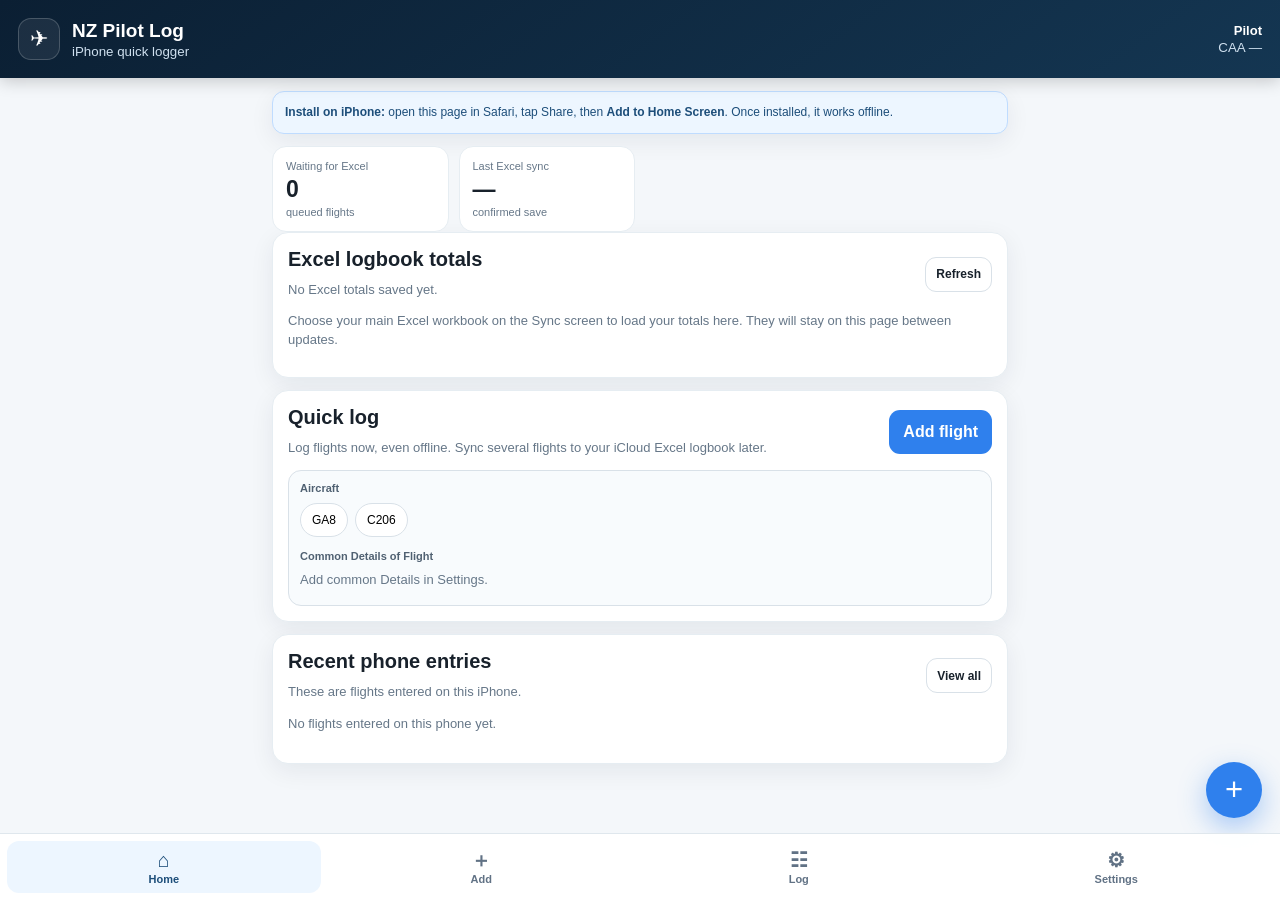
<file: index.html>
<!doctype html>
<html lang="en-NZ">
<head>
<meta charset="utf-8">
<meta name="viewport" content="width=device-width,initial-scale=1,viewport-fit=cover,user-scalable=no">
<meta name="theme-color" content="#0b1f33">
<meta name="apple-mobile-web-app-capable" content="yes">
<meta name="apple-mobile-web-app-status-bar-style" content="black-translucent">
<meta name="apple-mobile-web-app-title" content="NZ Pilot Log">
<title>NZ Pilot Log Mobile</title>
<link rel="manifest" href="manifest.webmanifest?v=1.1.0">
<link rel="apple-touch-icon" href="icon-192.png?v=1.1.0">
<link rel="stylesheet" href="app.css?v=1.1.0">
</head>
<body>
<div class="app">
<header class="topbar"><div class="toprow"><div class="logo">✈︎</div><div class="brand"><strong>NZ Pilot Log</strong><small>iPhone quick logger</small></div><div class="pilot"><strong id="headerPilot">Pilot</strong><small id="headerClient">CAA —</small></div></div></header>
<main class="wrap">
<section id="home" class="panel active">
  <div class="installtip notice info card"><strong>Install on iPhone:</strong> open this page in Safari, tap Share, then <strong>Add to Home Screen</strong>. Once installed, it works offline.</div>
  <div class="statgrid"><div class="stat"><div class="label">Waiting for Excel</div><div class="value" id="statPending">0</div><div class="sub">queued flights</div></div><div class="stat"><div class="label">Last Excel sync</div><div class="value" id="statLastSync">—</div><div class="sub">confirmed save</div></div></div><div class="card home-excel-card"><div class="row"><div><h2>Excel logbook totals</h2><div class="muted" id="homeExcelTotalsMeta">No Excel totals saved yet.</div></div><div class="spacer"></div><button class="secondary small" data-go="sync">Refresh</button></div><div id="homeExcelTotalsEmpty" class="muted" style="padding:12px 0">Choose your main Excel workbook on the Sync screen to load your totals here. They will stay on this page between updates.</div><div id="homeExcelTotalsGrid" class="excel-total-grid hidden"><div class="excel-total"><span>Total flight time</span><strong id="homeTotalFlight">0.0</strong><small>hours</small></div><div class="excel-total"><span>PIC</span><strong id="homePic">0.0</strong><small>hours</small></div><div class="excel-total"><span>Night</span><strong id="homeNight">0.0</strong><small>hours</small></div><div class="excel-total"><span>Instrument</span><strong id="homeInstrument">0.0</strong><small>actual + simulated</small></div></div></div>
  <div class="card"><div class="row"><div><h2>Quick log</h2><div class="muted">Log flights now, even offline. Sync several flights to your iCloud Excel logbook later.</div></div><div class="spacer"></div><button class="primary" data-go="add">Add flight</button></div><div class="quick" style="margin-top:12px"><div class="quick-title">Aircraft</div><div id="homeAircraft" class="chips"></div><div class="quick-title" style="margin-top:9px">Common Details of Flight</div><div id="homeDetails" class="chips"></div></div></div>
  <div class="card"><div class="row"><div><h2>Recent phone entries</h2><div class="muted">These are flights entered on this iPhone.</div></div><div class="spacer"></div><button class="secondary small" data-go="queue">View all</button></div><div id="recentFlights"></div></div>
</section>

<section id="add" class="panel">
  <div class="card"><div class="row"><div><h2 id="entryTitle">Add flight</h2><div class="muted">Normal single-engine PIC day flying defaults to CAA column 2.</div></div><div class="spacer"></div><button class="secondary small" id="cancelEdit">Cancel</button></div>
  <div class="quick" style="margin-top:12px"><div class="quick-title">Aircraft quick pick</div><div id="aircraftChips" class="chips"></div><div class="quick-title" style="margin-top:9px">Common Details of Flight</div><div id="detailChips" class="chips"></div></div>
  <form id="flightForm" class="form" style="margin-top:14px">
    <input type="hidden" id="editId">
    <div class="grid2"><div class="field"><label>Date *</label><input id="date" type="date" required></div><div class="field"><label>Total flight time *</label><input id="totalTime" inputmode="decimal" placeholder="1.1 or 1:06" required></div></div>
    <div class="grid2"><div class="field"><label>Aircraft type *</label><input id="aircraftType" autocapitalize="characters" placeholder="GA8" required></div><div class="field"><label>Registration *</label><input id="registration" autocapitalize="characters" placeholder="ZK-___" required></div></div>
    <div class="field"><label>Details of Flight *</label><input id="details" placeholder="e.g. WF - MF// - WF//" required></div>
    <div class="field"><label>Pilot function *</label><div class="seg" id="functionSeg"><button type="button" data-v="PIC" class="on">PIC</button><button type="button" data-v="Student">Student</button><button type="button" data-v="Co-pilot">Co-pilot</button><button type="button" data-v="PIC/US">PIC/US</button></div></div>
    <div class="field"><label>Day / night *</label><div class="seg" id="dayNightSeg"><button type="button" data-v="day" class="on">All day</button><button type="button" data-v="night">All night</button><button type="button" data-v="split">Split</button></div></div>
    <div id="splitFields" class="grid2 hidden"><div class="field"><label>Day time</label><input id="dayTime" inputmode="decimal" placeholder="0.8"></div><div class="field"><label>Night time</label><input id="nightTime" inputmode="decimal" placeholder="0.3"></div></div>
    <div class="field"><label>Take-offs & landings *</label><div class="grid4"><div class="field"><label>Day T/O</label><input id="takeoffsDay" type="number" min="0" step="1" value="1"></div><div class="field"><label>Night T/O</label><input id="takeoffsNight" type="number" min="0" step="1" value="0"></div><div class="field"><label>Day LDG</label><input id="landingsDay" type="number" min="0" step="1" value="1"></div><div class="field"><label>Night LDG</label><input id="landingsNight" type="number" min="0" step="1" value="0"></div></div></div>
    <details><summary>Duty & CAA / instrument details</summary><div class="form two">
      <div class="field"><label>Duty start</label><input id="dutyStart" type="time"></div><div class="field"><label>Duty finish</label><input id="dutyEnd" type="time"></div>
      <div class="field"><label>Engine class</label><select id="engineClass"><option value="single">Single-engine</option><option value="multi">Multi-engine</option></select></div><div class="field"><label>CAA time column</label><select id="caaTimeType"><option value="">Select…</option><option>Dual</option><option selected>PIC</option><option>Co-pilot</option><option>Command practice</option></select></div>
      <div class="field"><label>Pilot in Command</label><input id="pilotInCommand" placeholder="Self"></div><div class="field"><label>Co-pilot or Student</label><input id="coPilotStudent" placeholder="Self / name"></div>
      <div class="field"><label>Actual instrument</label><input id="actualInst" inputmode="decimal" placeholder="0.0"></div><div class="field"><label>Simulated instrument</label><input id="simInst" inputmode="decimal" placeholder="0.0"></div>
      <div class="field"><label>Instrument ground</label><input id="groundInst" inputmode="decimal" placeholder="0.0"></div><div class="field"><label id="other16Label">CAA column 16</label><input id="other16" inputmode="decimal" placeholder="0.0"></div>
      <div class="field"><label id="other17Label">CAA column 17</label><input id="other17" inputmode="decimal" placeholder="0.0"></div><div class="field"><label>IFR approaches</label><input id="approachCount" type="number" min="0" step="1" value="0"></div>
      <div class="field full"><label>Approach type(s)</label><input id="approachTypes" placeholder="ILS, RNAV…"></div>
    </div></details>
    <div id="formError" class="notice bad hidden"></div>
    <div class="row"><button type="button" class="secondary" id="clearEntry">Clear</button><div class="spacer"></div><button type="submit" class="secondary" id="saveFinish">Save</button><button type="button" class="primary" id="saveNext">Save + next</button></div>
  </form></div>
</section>

<section id="queue" class="panel">
  <div class="card"><div class="row"><div><h2>Phone log & Excel queue</h2><div class="muted" id="queueSummary">No phone entries yet.</div></div><div class="spacer"></div><button class="primary" data-go="sync">Sync Excel</button></div><div id="queueFlights"></div></div>
</section>

<section id="sync" class="panel">
  <div class="card"><h2>Sync to Excel in iCloud</h2><div class="muted">Choose your current Excel logbook, review the totals from that workbook, prepare the phone flights, then save a separate mobile update file for the Mac app to absorb.</div>
    <div class="syncstep">Tap <strong>Choose Excel workbook</strong> and select your current CAANZ Excel Pilot Logbook from iCloud Drive.</div>
    <div class="syncstep">Review the <strong>Excel totals</strong> shown below, then tap <strong>Prepare update</strong>. NZ Pilot Log adds all waiting phone flights to safe logbook rows in a new update copy.</div>
    <div class="syncstep">Tap <strong>Save iCloud update file</strong> and choose <strong>Save to Files</strong>. Save the new file in the same iCloud Drive folder as your main Excel logbook. Do not replace the main workbook.</div>
    <div class="syncstep">Return here and tap <strong>I saved the iCloud update file</strong>. Your Mac app will merge that update into the main workbook.</div>
    <div id="syncStatus" class="notice info" style="margin:12px 0"></div>
    <button class="primary wide" id="chooseExcel">Choose Excel workbook</button><input id="excelFile" type="file" accept=".xlsx,application/vnd.openxmlformats-officedocument.spreadsheetml.sheet" hidden>
    <div id="selectedExcel" class="notice info hidden" style="margin-top:10px"></div>
    <div id="excelTotalsCard" class="excel-totals hidden">
      <div class="row"><div><strong id="excelTotalsTitle">Excel totals</strong><div class="muted" id="excelTotalsMeta"></div></div></div>
      <div class="excel-total-grid">
        <div class="excel-total"><span>Total flight time</span><strong id="excelTotalFlight">0.0</strong><small>hours</small></div>
        <div class="excel-total"><span>PIC</span><strong id="excelPic">0.0</strong><small>hours</small></div>
        <div class="excel-total"><span>Night</span><strong id="excelNight">0.0</strong><small>hours</small></div>
        <div class="excel-total"><span>Instrument</span><strong id="excelInstrument">0.0</strong><small>actual + simulated</small></div>
      </div>
    </div>
    <button class="secondary wide" id="prepareExcel" style="margin-top:10px" disabled>Prepare update</button>
    <button class="primary wide" id="shareUpdated" style="margin-top:10px" disabled>Save updated workbook</button>
    <div id="preparedBox" class="hidden" style="margin-top:10px"><div class="notice">Do not confirm until the mobile update file has been saved into the same iCloud Drive folder as your main workbook.</div><button class="primary wide" style="margin-top:10px" id="confirmSaved">I saved the iCloud update file</button><button class="secondary wide" style="margin-top:8px" id="notSaved">Cancel prepared update</button></div>
  </div>
  <div class="card"><h3>Why the Mac will see it</h3><div class="muted">Once iCloud Drive syncs the updated workbook to your Mac, NZ Pilot Log Mac v4.1+ scans the workbook and imports the new rows into its local database. You do not need the phone and Mac app open at the same time.</div></div>
</section>

<section id="settings" class="panel">
  <div class="card"><h2>Pilot details</h2><div class="form"><div class="grid2"><div class="field"><label>First / usual name</label><input id="pilotName"></div><div class="field"><label>Second name / surname</label><input id="secondName"></div></div><div class="field"><label>CAA client number</label><input id="clientNo"></div><div class="field"><label>Default PIC name in Excel</label><input id="defaultPic" placeholder="Self"></div></div></div>
  <div class="card"><h2>Aircraft shortcuts</h2><div id="aircraftList" class="settings-list"></div><div class="grid2" style="margin-top:10px"><div class="field"><label>Type</label><input id="newAircraftType" autocapitalize="characters" placeholder="GA8"></div><div class="field"><label>Registration</label><input id="newAircraftReg" autocapitalize="characters" placeholder="ZK-MLF"></div></div><div class="field" style="margin-top:10px"><label>Engine</label><select id="newAircraftEngine"><option value="single">Single-engine</option><option value="multi">Multi-engine</option></select></div><button class="secondary wide" id="addAircraft" style="margin-top:10px">Add aircraft</button></div>
  <div class="card"><h2>Common Details of Flight</h2><div id="detailsList" class="settings-list"></div><div class="field" style="margin-top:10px"><input id="newDetails" placeholder="WF - MF// - WF//"></div><button class="secondary wide" id="addDetails" style="margin-top:10px">Add shortcut</button></div>
  <div class="card"><h2>Excel labels</h2><div class="grid2"><div class="field"><label>CAA column 16</label><input id="col16Label" value="AS FLIGHT INSTRUCTOR"></div><div class="field"><label>CAA column 17</label><input id="col17Label" value="IFR CROSS COUNTRY"></div></div></div>
  <div class="card"><h2>Backup & setup</h2><div class="muted">Back up this phone’s local entries/settings as JSON. You can also import settings only from a Mac NZ Pilot Log backup.</div><div class="row" style="margin-top:10px"><button class="secondary" id="backupJson">Backup phone JSON</button><button class="secondary" id="importSettings">Import Mac settings</button><input id="settingsFile" type="file" accept="application/json,.json" hidden></div></div>
  <div class="version">NZ Pilot Log Mobile v1.1.0</div>
</section>
</main>
<button class="fab" id="fab">+</button>
<nav class="bottomnav"><button class="navbtn on" data-go="home"><span class="ico">⌂</span>Home</button><button class="navbtn" data-go="add"><span class="ico">＋</span>Add</button><button class="navbtn" data-go="queue"><span class="ico">☷</span>Log</button><button class="navbtn" data-go="settings"><span class="ico">⚙︎</span>Settings</button></nav>
</div>
<script src="app-1.js?v=1.1.0"></script>
<script src="app-2.js?v=1.1.0"></script>
<script src="app-3.js?v=1.1.0"></script>
<script src="app-4.js?v=1.1.0"></script>
<script src="app-5.js?v=1.1.0"></script>
<script src="app-6.js?v=1.1.0"></script>
<script src="app-7.js?v=1.1.0"></script>
<script src="app-8.js?v=1.1.0"></script>
</body>
</html>
</file>
<file: app.css>
:root{--navy:#0b1f33;--navy2:#143652;--sky:#2f80ed;--bg:#f4f7fa;--card:#fff;--text:#18212b;--muted:#667788;--line:#d9e1e8;--good:#087f5b;--warn:#b76e00;--bad:#b42318;--radius:16px;--safe-top:env(safe-area-inset-top);--safe-bottom:env(safe-area-inset-bottom)}
*{box-sizing:border-box;-webkit-tap-highlight-color:transparent}html,body{margin:0;background:var(--bg);font-family:-apple-system,BlinkMacSystemFont,"SF Pro Text","Segoe UI",sans-serif;color:var(--text)}html{-webkit-text-size-adjust:100%}body{min-height:100vh}button,input,select,textarea{font:inherit}.app{min-height:100vh;padding-bottom:calc(84px + var(--safe-bottom))}
.topbar{position:sticky;top:0;z-index:20;background:linear-gradient(145deg,var(--navy),var(--navy2));color:#fff;padding:calc(var(--safe-top) + 18px) 18px 18px;box-shadow:0 3px 16px #0003}.toprow{display:flex;gap:12px;align-items:center}.logo{width:42px;height:42px;border:1px solid #ffffff30;border-radius:13px;display:grid;place-items:center;background:#ffffff12;font-size:22px}.brand{min-width:0}.brand strong{font-size:19px}.brand small{display:block;color:#cfe0ef;margin-top:2px;white-space:nowrap;overflow:hidden;text-overflow:ellipsis}.pilot{text-align:right;margin-left:auto;min-width:0}.pilot strong{display:block;font-size:13px;white-space:nowrap;overflow:hidden;text-overflow:ellipsis;max-width:150px}.pilot small{color:#cfe0ef}
.wrap{padding:13px 12px;max-width:760px;margin:auto}.panel{display:none}.panel.active{display:block}.card{background:#fff;border:1px solid #e6edf2;border-radius:var(--radius);padding:15px;margin-bottom:12px;box-shadow:0 7px 25px rgba(11,31,51,.07)}h2,h3{margin:0 0 10px}h2{font-size:20px}h3{font-size:16px}.muted{color:var(--muted);font-size:13px;line-height:1.45}.hint{font-size:11px;color:var(--muted);margin-top:5px}.row{display:flex;align-items:center;gap:9px;flex-wrap:wrap}.spacer{flex:1}.primary,.secondary,.danger{min-height:44px;border-radius:11px;padding:10px 14px;font-weight:700}.primary{border:0;background:var(--sky);color:#fff}.secondary{border:1px solid var(--line);background:#fff;color:var(--text)}.danger{border:1px solid #f0b8b5;background:#fff;color:var(--bad)}.primary:disabled,.secondary:disabled,.danger:disabled{opacity:.55}.wide{width:100%}.small{min-height:35px;padding:7px 10px;font-size:12px}
.notice{padding:12px;border-radius:12px;border:1px solid #ffd89c;background:#fff7e6;color:#6f4b00;font-size:12px;line-height:1.45}.notice.good{border-color:#bde8d7;background:#eaf8f2;color:#065f46}.notice.info{border-color:#bfdcff;background:#edf6ff;color:#1d4e7a}.notice.bad{border-color:#f2b8b5;background:#fff0ef;color:#8f1b14}
.form{display:grid;gap:12px}.field label{display:block;font-size:12px;font-weight:750;color:#506172;margin:0 0 6px}.field input,.field select,.field textarea{width:100%;min-height:48px;border:1px solid var(--line);border-radius:11px;background:#fff;padding:11px 12px;outline:none;font-size:16px}.field textarea{min-height:82px;resize:vertical}.field input:focus,.field select:focus,.field textarea:focus{border-color:var(--sky);box-shadow:0 0 0 3px #2f80ed18}.grid2{display:grid;grid-template-columns:1fr 1fr;gap:10px}.grid4{display:grid;grid-template-columns:1fr 1fr;gap:10px}.seg{display:flex;background:#eef3f7;border-radius:11px;padding:3px;gap:3px;overflow:auto}.seg button{border:0;background:transparent;padding:10px 8px;border-radius:9px;white-space:nowrap;flex:1;color:#526779}.seg button.on{background:#fff;color:var(--navy);font-weight:800;box-shadow:0 2px 8px #00000010}
.chips{display:flex;gap:7px;overflow:auto;padding:2px 0 4px}.chip{border:1px solid var(--line);background:#fff;border-radius:999px;padding:9px 11px;font-size:12px;white-space:nowrap}.quick{border:1px solid var(--line);border-radius:13px;padding:11px;background:#f8fbfd}.quick-title{font-size:11px;font-weight:800;color:#506172;margin-bottom:7px}.divider{height:1px;background:#edf1f4;margin:13px 0}.statgrid{display:grid;grid-template-columns:1fr 1fr;gap:10px}.stat{background:#fff;border:1px solid #e6edf2;border-radius:14px;padding:13px}.stat .label{font-size:11px;color:var(--muted)}.stat .value{font-size:23px;font-weight:800;margin-top:4px}.stat .sub{font-size:11px;color:var(--muted);margin-top:3px}
.flight{border:1px solid var(--line);border-radius:13px;padding:12px;margin-top:9px;background:#fff}.flight-top{display:flex;gap:8px;align-items:start}.flight-title{font-weight:800}.flight-detail{font-size:12px;color:var(--muted);margin-top:4px;line-height:1.35}.pill{display:inline-block;padding:4px 7px;border-radius:999px;font-size:10px;font-weight:800}.pill.pending{background:#fff3d6;color:#8a5500}.pill.synced{background:#eaf8f2;color:#087f5b}.pill.prepared{background:#edf6ff;color:#1d4e7a}
details{border:1px solid var(--line);border-radius:12px;padding:10px 12px;background:#fff}details summary{font-weight:750;color:#405466;cursor:pointer}details[open] summary{margin-bottom:12px}
.bottomnav{position:fixed;z-index:30;left:0;right:0;bottom:0;background:#ffffffef;backdrop-filter:blur(16px);border-top:1px solid #dfe7ed;padding:7px 7px calc(7px + var(--safe-bottom));display:grid;grid-template-columns:repeat(4,1fr);gap:4px}.navbtn{border:0;background:transparent;border-radius:12px;padding:8px 3px;color:#617285;font-size:11px;font-weight:700}.navbtn .ico{font-size:20px;display:block;line-height:22px;margin-bottom:2px}.navbtn.on{background:#edf6ff;color:#1d4e7a}.fab{position:fixed;right:18px;bottom:calc(82px + var(--safe-bottom));z-index:25;width:56px;height:56px;border:0;border-radius:50%;background:var(--sky);color:#fff;font-size:31px;box-shadow:0 10px 28px #2f80ed66}.hidden{display:none!important}#sync .card:first-child{counter-reset:s}.syncstep{position:relative;display:block;padding-left:42px;margin:16px 0;min-height:30px;font-size:15px;line-height:1.5;color:var(--text)}.syncstep:before{counter-increment:s;content:counter(s);position:absolute;left:0;top:-2px;width:29px;height:29px;border-radius:50%;display:grid;place-items:center;background:#edf6ff;color:#1d4e7a;font-weight:800;font-size:12px}.syncstep strong{font-weight:800}.settings-list .item{padding:10px 0;border-top:1px solid #edf1f4}.settings-list .item:first-child{border-top:0}.version{text-align:center;color:#8695a3;font-size:11px;padding:9px 0}.installtip{display:none}
.home-excel-card .excel-total-grid{margin-top:12px}.home-excel-card .excel-total strong{font-variant-numeric:tabular-nums}.excel-totals{margin-top:10px;padding:12px;border:1px solid #cfe0ef;border-radius:13px;background:#f8fbfd}.excel-total-grid{display:grid;grid-template-columns:1fr 1fr;gap:9px;margin-top:10px}.excel-total{background:#fff;border:1px solid #e2eaf0;border-radius:11px;padding:10px}.excel-total span{display:block;font-size:11px;color:var(--muted)}.excel-total strong{display:block;font-size:22px;line-height:1.1;margin-top:3px}.excel-total small{display:block;font-size:10px;color:var(--muted);margin-top:3px}
.file-picker-wrap{position:relative;width:100%;min-height:52px}.file-picker-wrap #chooseExcel{width:100%;min-height:52px;margin:0;pointer-events:none}.file-picker-input{display:block!important;position:absolute!important;inset:0!important;width:100%!important;height:100%!important;opacity:0!important;z-index:6!important;pointer-events:auto!important;cursor:pointer!important;margin:0!important;padding:0!important;border:0!important}
@media(display-mode:browser){.installtip{display:block}}
@media(min-width:620px){.grid4{grid-template-columns:repeat(4,1fr)}.form.two{grid-template-columns:1fr 1fr}.form.two .full{grid-column:1/-1}.statgrid{grid-template-columns:repeat(4,1fr)}}
</file>
